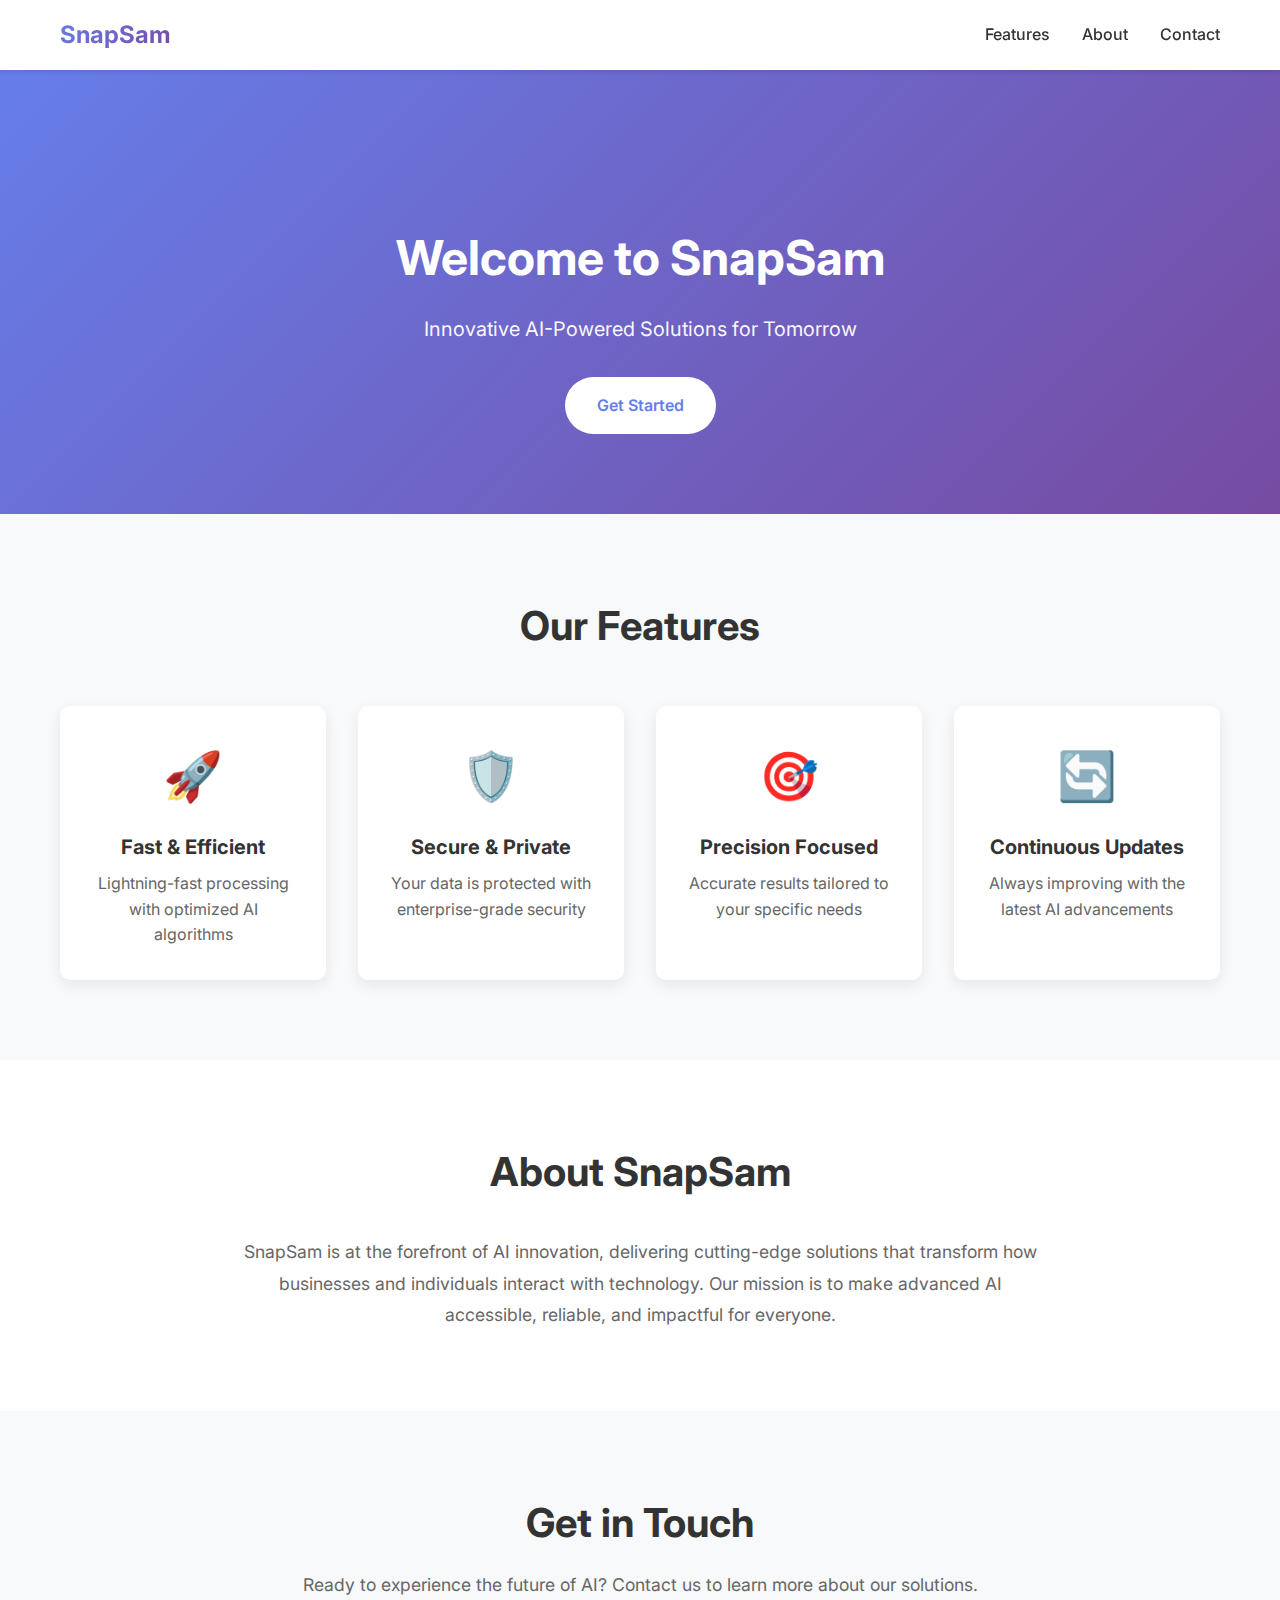
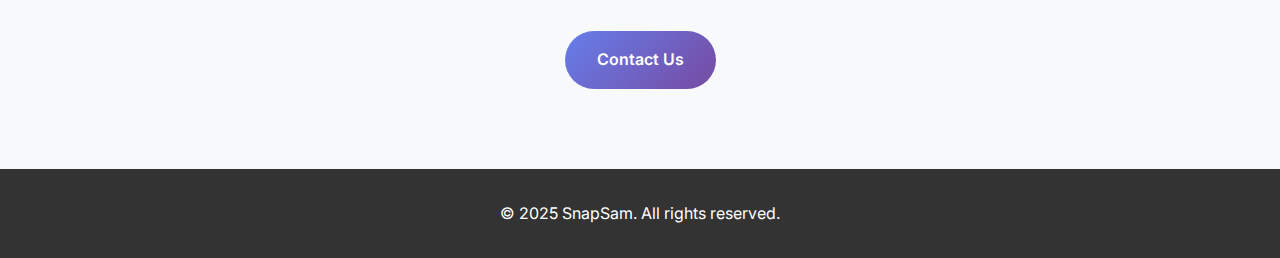
<file: index.html>
<!DOCTYPE html>
<html lang="en">
<head>
    <meta charset="UTF-8">
    <meta name="viewport" content="width=device-width, initial-scale=1.0">
    <title>SnapSam - AI-Powered Solutions</title>
    <link rel="stylesheet" href="styles.css">
    <link rel="preconnect" href="https://fonts.googleapis.com">
    <link rel="preconnect" href="https://fonts.gstatic.com" crossorigin>
    <link href="https://fonts.googleapis.com/css2?family=Inter:wght@300;400;600;700&display=swap" rel="stylesheet">
</head>
<body>
    <nav>
        <div class="container">
            <div class="nav-wrapper">
                <div class="logo">SnapSam</div>
                <ul class="nav-links">
                    <li><a href="#features">Features</a></li>
                    <li><a href="#about">About</a></li>
                    <li><a href="#contact">Contact</a></li>
                </ul>
            </div>
        </div>
    </nav>

    <section class="hero">
        <div class="container">
            <h1>Welcome to SnapSam</h1>
            <p class="hero-subtitle">Innovative AI-Powered Solutions for Tomorrow</p>
            <a href="#contact" class="cta-button">Get Started</a>
        </div>
    </section>

    <section id="features" class="features">
        <div class="container">
            <h2>Our Features</h2>
            <div class="features-grid">
                <div class="feature-card">
                    <div class="feature-icon">🚀</div>
                    <h3>Fast & Efficient</h3>
                    <p>Lightning-fast processing with optimized AI algorithms</p>
                </div>
                <div class="feature-card">
                    <div class="feature-icon">🛡️</div>
                    <h3>Secure & Private</h3>
                    <p>Your data is protected with enterprise-grade security</p>
                </div>
                <div class="feature-card">
                    <div class="feature-icon">🎯</div>
                    <h3>Precision Focused</h3>
                    <p>Accurate results tailored to your specific needs</p>
                </div>
                <div class="feature-card">
                    <div class="feature-icon">🔄</div>
                    <h3>Continuous Updates</h3>
                    <p>Always improving with the latest AI advancements</p>
                </div>
            </div>
        </div>
    </section>

    <section id="about" class="about">
        <div class="container">
            <h2>About SnapSam</h2>
            <p>SnapSam is at the forefront of AI innovation, delivering cutting-edge solutions that transform how businesses and individuals interact with technology. Our mission is to make advanced AI accessible, reliable, and impactful for everyone.</p>
        </div>
    </section>

    <section id="contact" class="contact">
        <div class="container">
            <h2>Get in Touch</h2>
            <p>Ready to experience the future of AI? Contact us to learn more about our solutions.</p>
            <a href="mailto:hello@snapsam.ai" class="contact-button">Contact Us</a>
        </div>
    </section>

    <footer>
        <div class="container">
            <p>&copy; 2025 SnapSam. All rights reserved.</p>
        </div>
    </footer>
</body>
</html>
</file>
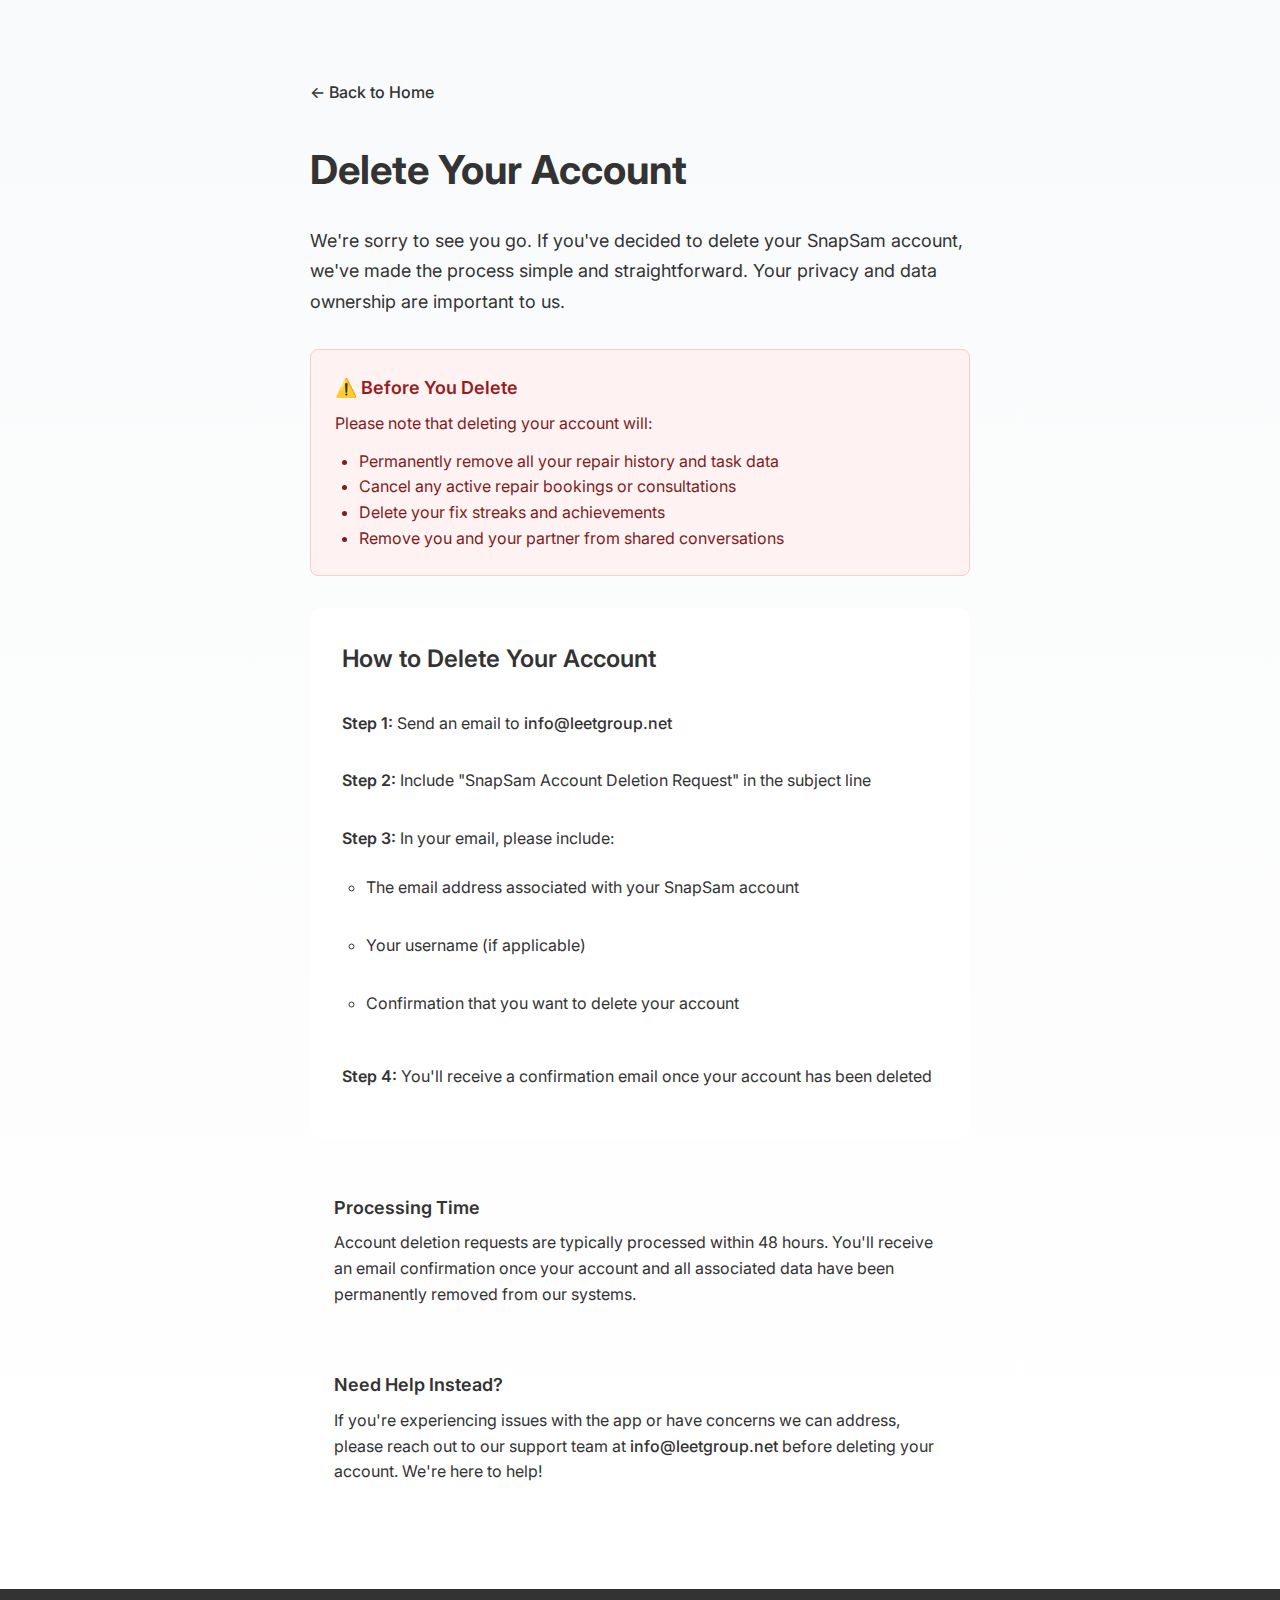
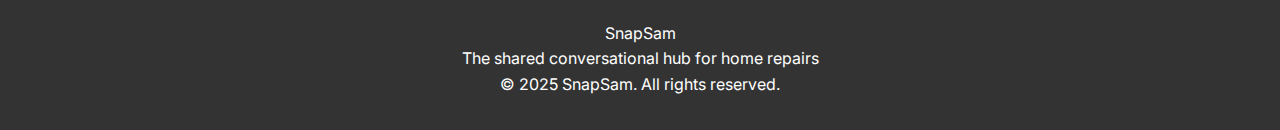
<file: delete-account.html>
<!DOCTYPE html>
<html lang="en">
<head>
    <meta charset="UTF-8">
    <meta name="viewport" content="width=device-width, initial-scale=1.0">
    <title>Delete Account - SnapSam</title>
    <meta name="description" content="Instructions for deleting your SnapSam account">
    <link rel="stylesheet" href="styles.css">
    <link rel="preconnect" href="https://fonts.googleapis.com">
    <link rel="preconnect" href="https://fonts.gstatic.com" crossorigin>
    <link href="https://fonts.googleapis.com/css2?family=Inter:wght@300;400;500;600;700;800&display=swap" rel="stylesheet">
    <style>
        .delete-account-page {
            min-height: 100vh;
            display: flex;
            flex-direction: column;
        }
        
        .delete-account-content {
            flex: 1;
            padding: 5rem 0;
            background: linear-gradient(180deg, #f9fafb 0%, #ffffff 100%);
        }
        
        .delete-account-container {
            max-width: 700px;
            margin: 0 auto;
            padding: 0 20px;
        }
        
        .back-link {
            display: inline-flex;
            align-items: center;
            gap: 0.5rem;
            color: var(--primary-blue);
            text-decoration: none;
            font-weight: 500;
            margin-bottom: 2rem;
            transition: opacity 0.3s ease;
        }
        
        .back-link:hover {
            opacity: 0.8;
        }
        
        .delete-account-container h1 {
            font-size: 2.5rem;
            font-weight: 700;
            color: var(--dark-text);
            margin-bottom: 1.5rem;
        }
        
        .intro-text {
            font-size: 1.125rem;
            color: var(--medium-text);
            line-height: 1.7;
            margin-bottom: 2rem;
        }
        
        .deletion-box {
            background: white;
            border: 1px solid var(--border);
            border-radius: 12px;
            padding: 2rem;
            margin-bottom: 2rem;
            box-shadow: var(--shadow-sm);
        }
        
        .deletion-box h2 {
            font-size: 1.5rem;
            font-weight: 600;
            color: var(--dark-text);
            margin-bottom: 1rem;
        }
        
        .deletion-steps {
            list-style: none;
            padding: 0;
            margin: 0;
        }
        
        .deletion-steps li {
            padding: 1rem 0;
            border-bottom: 1px solid var(--border);
            color: var(--medium-text);
            line-height: 1.6;
        }
        
        .deletion-steps li:last-child {
            border-bottom: none;
        }
        
        .deletion-steps strong {
            color: var(--dark-text);
            font-weight: 600;
        }
        
        .email-link {
            color: var(--primary-blue);
            text-decoration: none;
            font-weight: 500;
        }
        
        .email-link:hover {
            text-decoration: underline;
        }
        
        .warning-box {
            background: #fef2f2;
            border: 1px solid #fecaca;
            border-radius: 8px;
            padding: 1.5rem;
            margin-bottom: 2rem;
        }
        
        .warning-box h3 {
            color: #991b1b;
            font-size: 1.125rem;
            font-weight: 600;
            margin-bottom: 0.5rem;
            display: flex;
            align-items: center;
            gap: 0.5rem;
        }
        
        .warning-box p {
            color: #7f1d1d;
            line-height: 1.6;
        }
        
        .warning-box ul {
            margin-top: 0.75rem;
            margin-left: 1.5rem;
            color: #7f1d1d;
        }
        
        .timeline-info {
            background: var(--light-bg);
            border-radius: 8px;
            padding: 1.5rem;
            margin-top: 2rem;
        }
        
        .timeline-info h3 {
            font-size: 1.125rem;
            font-weight: 600;
            color: var(--dark-text);
            margin-bottom: 0.5rem;
        }
        
        .timeline-info p {
            color: var(--medium-text);
            line-height: 1.6;
        }
        
        @media (max-width: 768px) {
            .delete-account-container h1 {
                font-size: 2rem;
            }
            
            .deletion-box {
                padding: 1.5rem;
            }
        }
    </style>
</head>
<body>
    <div class="delete-account-page">
        <div class="delete-account-content">
            <div class="delete-account-container">
                <a href="index.html" class="back-link">
                    ← Back to Home
                </a>
                
                <h1>Delete Your Account</h1>
                
                <p class="intro-text">
                    We're sorry to see you go. If you've decided to delete your SnapSam account, we've made the process simple and straightforward. Your privacy and data ownership are important to us.
                </p>
                
                <div class="warning-box">
                    <h3>⚠️ Before You Delete</h3>
                    <p>Please note that deleting your account will:</p>
                    <ul>
                        <li>Permanently remove all your repair history and task data</li>
                        <li>Cancel any active repair bookings or consultations</li>
                        <li>Delete your fix streaks and achievements</li>
                        <li>Remove you and your partner from shared conversations</li>
                    </ul>
                </div>
                
                <div class="deletion-box">
                    <h2>How to Delete Your Account</h2>
                    <ol class="deletion-steps">
                        <li>
                            <strong>Step 1:</strong> Send an email to <a href="mailto:info@leetgroup.net?subject=SnapSam%20Account%20Deletion%20Request" class="email-link">info@leetgroup.net</a>
                        </li>
                        <li>
                            <strong>Step 2:</strong> Include "SnapSam Account Deletion Request" in the subject line
                        </li>
                        <li>
                            <strong>Step 3:</strong> In your email, please include:
                            <ul style="margin-top: 0.5rem; margin-left: 1.5rem;">
                                <li>The email address associated with your SnapSam account</li>
                                <li>Your username (if applicable)</li>
                                <li>Confirmation that you want to delete your account</li>
                            </ul>
                        </li>
                        <li>
                            <strong>Step 4:</strong> You'll receive a confirmation email once your account has been deleted
                        </li>
                    </ol>
                </div>
                
                <div class="timeline-info">
                    <h3>Processing Time</h3>
                    <p>
                        Account deletion requests are typically processed within 48 hours. You'll receive an email confirmation once your account and all associated data have been permanently removed from our systems.
                    </p>
                </div>
                
                <div class="timeline-info" style="margin-top: 1rem;">
                    <h3>Need Help Instead?</h3>
                    <p>
                        If you're experiencing issues with the app or have concerns we can address, please reach out to our support team at <a href="mailto:info@leetgroup.net?subject=SnapSam%20Support" class="email-link">info@leetgroup.net</a> before deleting your account. We're here to help!
                    </p>
                </div>
            </div>
        </div>
        
        <footer>
            <div class="container">
                <div class="footer-content">
                    <div class="footer-logo">SnapSam</div>
                    <p class="footer-tagline">The shared conversational hub for home repairs</p>
                    <p class="footer-copyright">&copy; 2025 SnapSam. All rights reserved.</p>
                </div>
            </div>
        </footer>
    </div>
</body>
</html>
</file>
<file: styles.css>
* {
    margin: 0;
    padding: 0;
    box-sizing: border-box;
}

body {
    font-family: 'Inter', -apple-system, BlinkMacSystemFont, 'Segoe UI', sans-serif;
    line-height: 1.6;
    color: #333;
    background-color: #ffffff;
}

.container {
    max-width: 1200px;
    margin: 0 auto;
    padding: 0 20px;
}

nav {
    background: #fff;
    box-shadow: 0 2px 4px rgba(0,0,0,0.1);
    position: fixed;
    width: 100%;
    top: 0;
    z-index: 1000;
}

.nav-wrapper {
    display: flex;
    justify-content: space-between;
    align-items: center;
    padding: 1rem 0;
}

.logo {
    font-size: 1.5rem;
    font-weight: 700;
    background: linear-gradient(135deg, #667eea 0%, #764ba2 100%);
    -webkit-background-clip: text;
    -webkit-text-fill-color: transparent;
    background-clip: text;
}

.nav-links {
    display: flex;
    list-style: none;
    gap: 2rem;
}

.nav-links a {
    text-decoration: none;
    color: #333;
    font-weight: 500;
    transition: color 0.3s ease;
}

.nav-links a:hover {
    color: #667eea;
}

.hero {
    background: linear-gradient(135deg, #667eea 0%, #764ba2 100%);
    color: white;
    padding: 10rem 0 5rem 0;
    text-align: center;
    margin-top: 60px;
}

.hero h1 {
    font-size: 3rem;
    font-weight: 700;
    margin-bottom: 1rem;
}

.hero-subtitle {
    font-size: 1.25rem;
    margin-bottom: 2rem;
    opacity: 0.95;
}

.cta-button {
    display: inline-block;
    padding: 1rem 2rem;
    background: white;
    color: #667eea;
    text-decoration: none;
    border-radius: 50px;
    font-weight: 600;
    transition: transform 0.3s ease, box-shadow 0.3s ease;
}

.cta-button:hover {
    transform: translateY(-2px);
    box-shadow: 0 10px 20px rgba(0,0,0,0.1);
}

.features {
    padding: 5rem 0;
    background: #f8f9fa;
}

.features h2 {
    text-align: center;
    font-size: 2.5rem;
    margin-bottom: 3rem;
    color: #333;
}

.features-grid {
    display: grid;
    grid-template-columns: repeat(auto-fit, minmax(250px, 1fr));
    gap: 2rem;
}

.feature-card {
    background: white;
    padding: 2rem;
    border-radius: 10px;
    text-align: center;
    box-shadow: 0 5px 15px rgba(0,0,0,0.08);
    transition: transform 0.3s ease, box-shadow 0.3s ease;
}

.feature-card:hover {
    transform: translateY(-5px);
    box-shadow: 0 10px 30px rgba(0,0,0,0.15);
}

.feature-icon {
    font-size: 3rem;
    margin-bottom: 1rem;
}

.feature-card h3 {
    font-size: 1.25rem;
    margin-bottom: 0.5rem;
    color: #333;
}

.feature-card p {
    color: #666;
}

.about {
    padding: 5rem 0;
    background: white;
}

.about h2 {
    text-align: center;
    font-size: 2.5rem;
    margin-bottom: 2rem;
    color: #333;
}

.about p {
    max-width: 800px;
    margin: 0 auto;
    text-align: center;
    font-size: 1.1rem;
    line-height: 1.8;
    color: #666;
}

.contact {
    padding: 5rem 0;
    background: #f8f9fa;
    text-align: center;
}

.contact h2 {
    font-size: 2.5rem;
    margin-bottom: 1rem;
    color: #333;
}

.contact p {
    font-size: 1.1rem;
    margin-bottom: 2rem;
    color: #666;
}

.contact-button {
    display: inline-block;
    padding: 1rem 2rem;
    background: linear-gradient(135deg, #667eea 0%, #764ba2 100%);
    color: white;
    text-decoration: none;
    border-radius: 50px;
    font-weight: 600;
    transition: transform 0.3s ease, box-shadow 0.3s ease;
}

.contact-button:hover {
    transform: translateY(-2px);
    box-shadow: 0 10px 20px rgba(102, 126, 234, 0.3);
}

footer {
    background: #333;
    color: white;
    text-align: center;
    padding: 2rem 0;
}

@media (max-width: 768px) {
    .hero h1 {
        font-size: 2rem;
    }
    
    .hero-subtitle {
        font-size: 1rem;
    }
    
    .nav-links {
        gap: 1rem;
    }
    
    .features h2, .about h2, .contact h2 {
        font-size: 2rem;
    }
}
</file>
